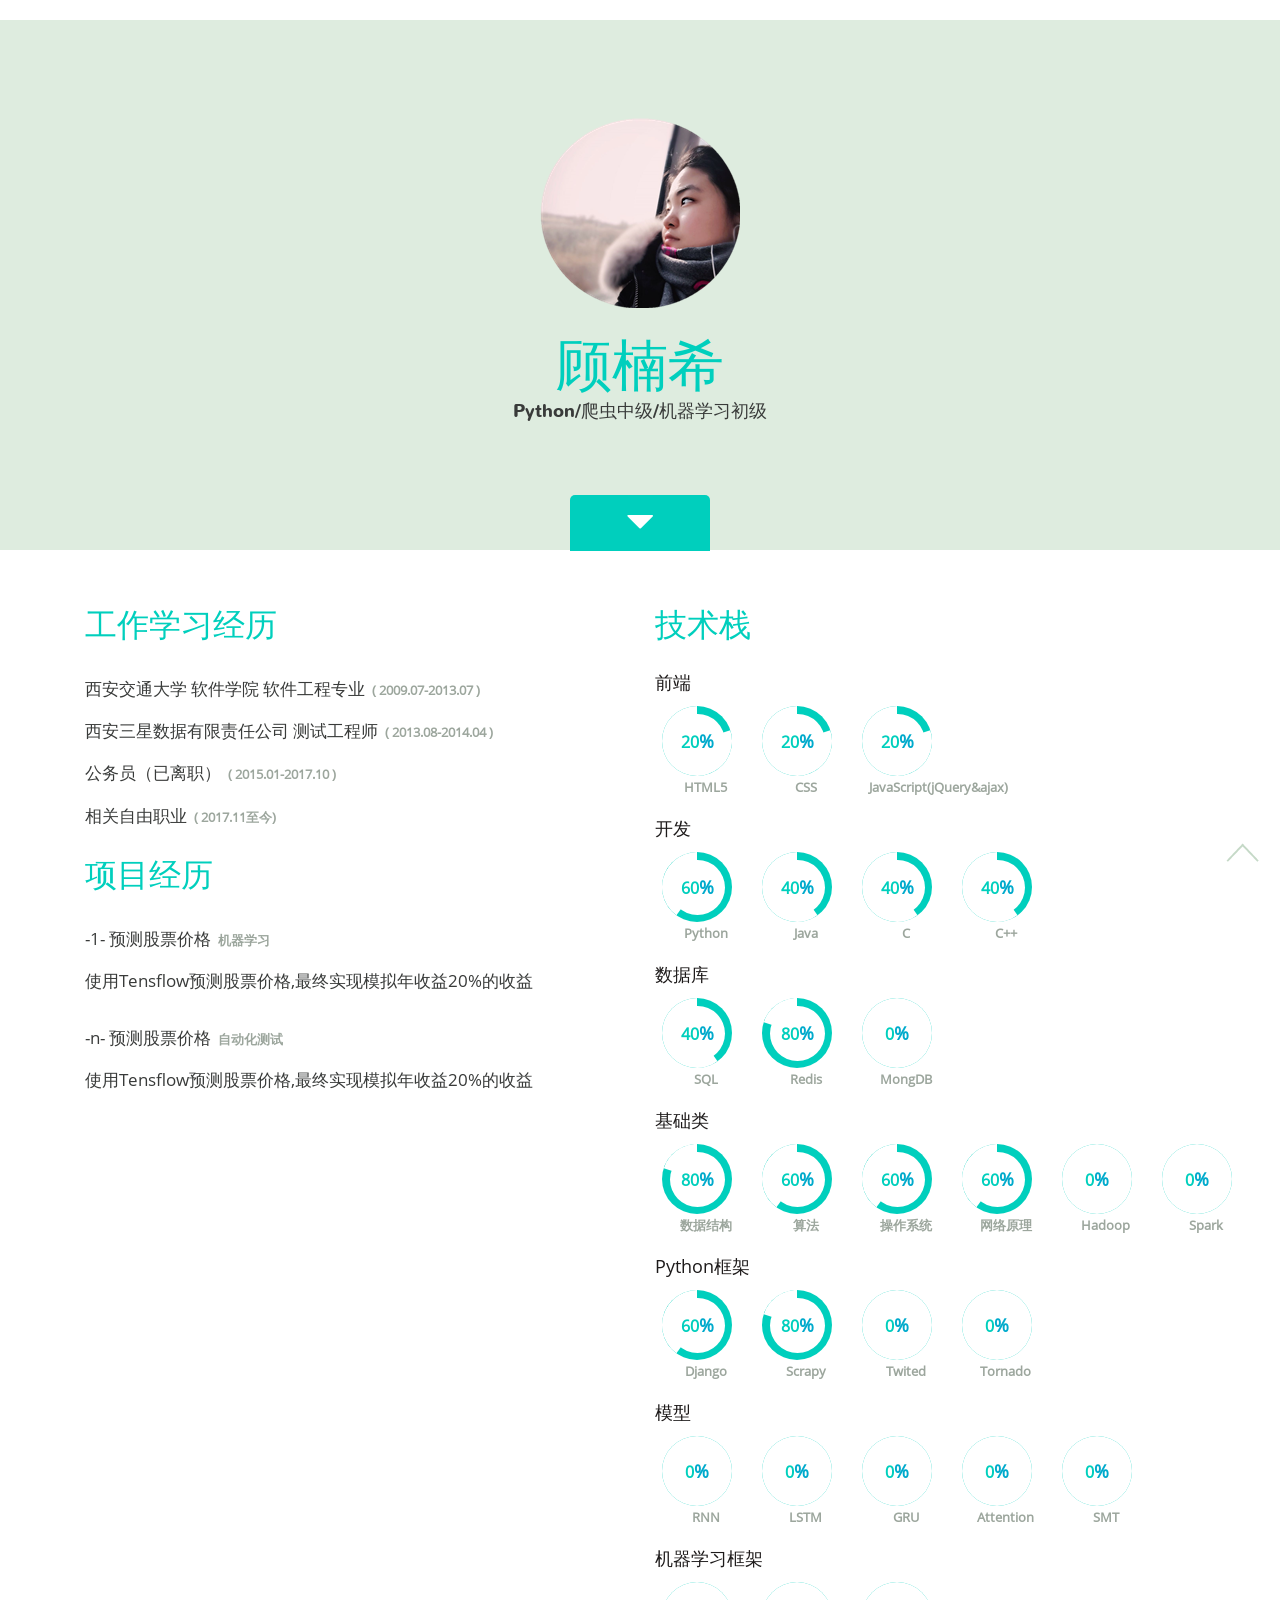
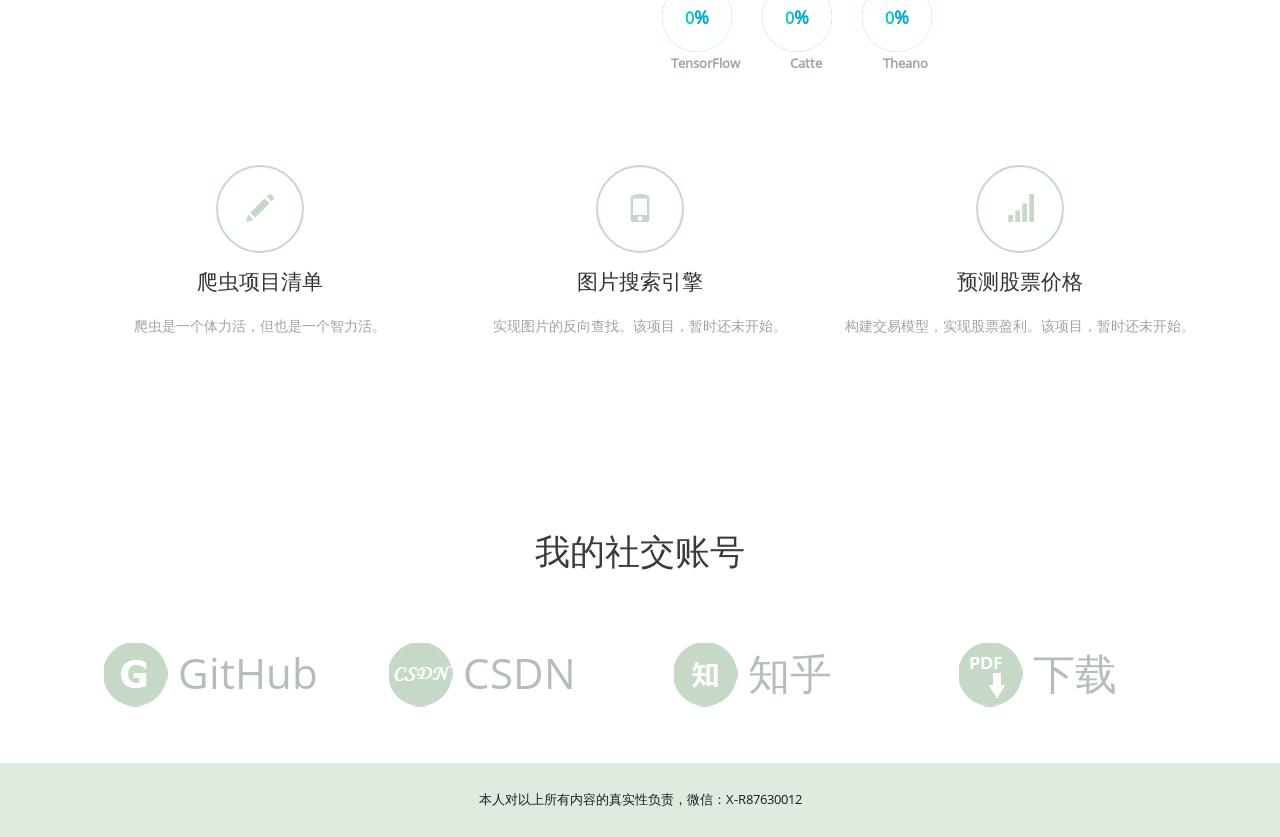
<file: index.html>
<!DOCTYPE HTML>
<html>
<head>
<title>Resume Of Nancy</title>
<link href="css/bootstrap.css" rel="stylesheet" type="text/css" media="all">
<link href="css/style.css" rel="stylesheet" type="text/css" media="all" />
<meta name="viewport" content="width=device-width, initial-scale=1">
<meta http-equiv="Content-Type" content="text/html; charset=utf-8" />
<meta name="keywords" content="My Skills Responsive web template, Bootstrap Web Templates, Flat Web Templates, Andriod Compatible web template, 
Smartphone Compatible web template, free webdesigns for Nokia, Samsung, LG, SonyErricsson, Motorola web design" />
<script type="application/x-javascript"> addEventListener("load", function() { setTimeout(hideURLbar, 0); }, false); function hideURLbar(){ window.scrollTo(0,1); } </script>
<script src="js/jquery-1.11.1.min.js"></script>
<!---- start-smoth-scrolling---->
<script type="text/javascript" src="js/move-top.js"></script>
<script type="text/javascript" src="js/easing.js"></script>
 <script type="text/javascript">
		jQuery(document).ready(function($) {
			$(".scroll").click(function(event){		
				event.preventDefault();
				$('html,body').animate({scrollTop:$(this.hash).offset().top},1200);
			});
		});
		$(function() {
		$('.progressbar').each(function(index, el) {
		var num = $(this).find('span').text();
		$(this).addClass('progressbar-' + num);
	});
});
		$(function() {
			$('.circle').each(function(index, el) {
				var num = $(this).find('span').text() * 3.6;
				if (num<=180) {
					$(this).find('.right').css('transform', "rotate(" + num + "deg)");
				} else {
					$(this).find('.right').css('transform', "rotate(180deg)");
					$(this).find('.left').css('transform', "rotate(" + (num - 180) + "deg)");
				};
			});

		});
		function Click(){
		window.location.href="resume/GuNanxi_PythonDeve.pdf";
}
	</script>
<!---End-smoth-scrolling---->
 <style type="text/css">　　
   
</style>　　
 
</head>
<body>
		<!--start-header-section-->
			<div class="header-section">
				<div class="continer">
					<img src="images/picPhoto.png">
						<h1><span>顾楠希</span></h1>
							<p>Python/爬虫中级/机器学习初级</p>
							<a href="#contact" class="scroll top"><span class="glyphicon glyphicon-triangle-bottom" aria-hidden="true"></span></a>
				</div>
			</div>
		<!--end header-section-->
			<!--start-study-section-->
			<div class="study-section">
				<div class="container">
					<div class="study-grids">
						<div class="col-md-6 study-grid">
						<h3><span>工作学习经历</span></h3>
						<div class="study1">
							<p>西安交通大学 软件学院 软件工程专业<label>( 2009.07-2013.07 )</label></p>
							<p>西安三星数据有限责任公司 测试工程师<label>( 2013.08-2014.04 )</label></p>
							<p>公务员（已离职）<label>( 2015.01-2017.10 )</label></p>
							<p>相关自由职业<label>( 2017.11至今)</label></p>
						</div>	
						<div class="study2">
						<h3><span>项目经历</span></h3>
						<div class="study1">
							<p>-1- 预测股票价格<label>机器学习</label></p>
							<p>使用Tensflow预测股票价格,最终实现模拟年收益20%的收益</p>
						</div>	
						<div class="study1">
							<p>-n- 预测股票价格<label>自动化测试</label></p>
							<p>使用Tensflow预测股票价格,最终实现模拟年收益20%的收益</p>
						</div>	
						</div>
						</div>
						
						
						<div class="col-md-6 study-grid">
						<h3><span>技术栈</span></h3>
						<div class="study2">
						<h4>前端</h4>
							<div class="circle" style="left:22px ">
								<div class="pie_left"><div class="left"></div></div>
								<div class="pie_right"><div class="right"></div></div>
								<div class="mask"><span>20</span>%</div>
								<div><p><label>HTML5</label></p></div>
							</div>
							<div class="circle" style="left:122px ">
								<div class="pie_left"><div class="left"></div></div>
								<div class="pie_right"><div class="right"></div></div>
								<div class="mask"><span>20</span>%</div>
								<div><p><label>CSS</label></p></div>
							</div>
							<div class="circle" style="left:222px ">
								<div class="pie_left"><div class="left"></div></div>
								<div class="pie_right"><div class="right"></div></div>
								<div class="mask"><span>20</span>%</div>
								<div><p><label>JavaScript(jQuery&ajax)</label></p></div>
							</div>
						</div>
							
						<div class="study3">	
						<h4>开发</h4>
							<div class="circle" style="left:22px " onclick="window.open('https://');">
								<div class="pie_left"><div class="left"></div></div>
								<div class="pie_right"><div class="right"></div></div>
								<div class="mask"><span>60</span>%</div>
								<div><p><label>Python</label></p></div>
							</div>
							<div class="circle" style="left:122px ">
								<div class="pie_left"><div class="left"></div></div>
								<div class="pie_right"><div class="right"></div></div>
								<div class="mask"><span>40</span>%</div>
								<div><p><label>Java</label></p></div>
							</div>
							<div class="circle" style="left:222px ">
								<div class="pie_left"><div class="left"></div></div>
								<div class="pie_right"><div class="right"></div></div>
								<div class="mask"><span>40</span>%</div>
								<div><p><label>C</label></p></div>
							</div>
							<div class="circle" style="left:322px ">
								<div class="pie_left"><div class="left"></div></div>
								<div class="pie_right"><div class="right"></div></div>
								<div class="mask"><span>40</span>%</div>
								<div><p><label>C++</label></p></div>
							</div>
						</div>
						
						<div class="study3">
						<h4>数据库 </h4>
							<div class="circle" style="left:22px ">
								<div class="pie_left"><div class="left"></div></div>
								<div class="pie_right"><div class="right"></div></div>
								<div class="mask"><span>40</span>%</div>
								<div><p><label>SQL</label></p></div>
							</div>
							<div class="circle" style="left:122px ">
								<div class="pie_left"><div class="left"></div></div>
								<div class="pie_right"><div class="right"></div></div>
								<div class="mask"><span>80</span>%</div>
								<div><p><label>Redis</label></p></div>
							</div>
							<div class="circle" style="left:222px ">
								<div class="pie_left"><div class="left"></div></div>
								<div class="pie_right"><div class="right"></div></div>
								<div class="mask"><span>0</span>%</div>
								<div><p><label>MongDB</label></p></div>
							</div>						  
						</div>
						
						<div class="study3">
						<h4>基础类</h4>
							<div class="circle" style="left:22px ">
								<div class="pie_left"><div class="left"></div></div>
								<div class="pie_right"><div class="right"></div></div>
								<div class="mask"><span>80</span>%</div>
								<div><p><label>数据结构</label></p></div>
							</div>
							<div class="circle" style="left:122px ">
								<div class="pie_left"><div class="left"></div></div>
								<div class="pie_right"><div class="right"></div></div>
								<div class="mask"><span>60</span>%</div>
								<div><p><label>算法</label></p></div>
							</div>
							<div class="circle" style="left:222px ">
								<div class="pie_left"><div class="left"></div></div>
								<div class="pie_right"><div class="right"></div></div>
								<div class="mask"><span>60</span>%</div>
								<div><p><label>操作系统</label></p></div>
							</div>
							<div class="circle" style="left:322px ">
								<div class="pie_left"><div class="left"></div></div>
								<div class="pie_right"><div class="right"></div></div>
								<div class="mask"><span>60</span>%</div>
								<div><p><label>网络原理</label></p></div>
							</div>		
							<div class="circle" style="left:422px ">
								<div class="pie_left"><div class="left"></div></div>
								<div class="pie_right"><div class="right"></div></div>
								<div class="mask"><span>0</span>%</div>
								<div><p><label>Hadoop</label></p></div>
							</div>
							<div class="circle" style="left:522px ">
								<div class="pie_left"><div class="left"></div></div>
								<div class="pie_right"><div class="right"></div></div>
								<div class="mask"><span>0</span>%</div>
								<div><p><label>Spark</label></p></div>
							</div>								
						</div>
						
						<div class="study3">
						<h4>Python框架 </h4>
							<div class="circle" style="left:22px ">
								<div class="pie_left"><div class="left"></div></div>
								<div class="pie_right"><div class="right"></div></div>
								<div class="mask"><span>60</span>%</div>
								<div><p><label>Django</label></p></div>
							</div>
							<div class="circle" style="left:122px ">
								<div class="pie_left"><div class="left"></div></div>
								<div class="pie_right"><div class="right"></div></div>
								<div class="mask"><span>80</span>%</div>
								<div><p><label>Scrapy</label></p></div>
							</div>
							<div class="circle" style="left:222px ">
								<div class="pie_left"><div class="left"></div></div>
								<div class="pie_right"><div class="right"></div></div>
								<div class="mask"><span>0</span>%</div>
								<div><p><label>Twited</label></p></div>
							</div>	
							<div class="circle" style="left:322px ">
								<div class="pie_left"><div class="left"></div></div>
								<div class="pie_right"><div class="right"></div></div>
								<div class="mask"><span>0</span>%</div>
								<div><p><label>Tornado</label></p></div>
							</div>	
						</div>
						
						<div class="study3">
						<h4>模型</h4>
							<div class="circle" style="left:22px ">
								<div class="pie_left"><div class="left"></div></div>
								<div class="pie_right"><div class="right"></div></div>
								<div class="mask"><span>0</span>%</div>
								<div><p><label>RNN</label></p></div>
							</div>
							<div class="circle" style="left:122px ">
								<div class="pie_left"><div class="left"></div></div>
								<div class="pie_right"><div class="right"></div></div>
								<div class="mask"><span>0</span>%</div>
								<div><p><label>LSTM</label></p></div>
							</div>
							<div class="circle" style="left:222px ">
								<div class="pie_left"><div class="left"></div></div>
								<div class="pie_right"><div class="right"></div></div>
								<div class="mask"><span>0</span>%</div>
								<div><p><label>GRU</label></p></div>
							</div>	
							<div class="circle" style="left:322px ">
								<div class="pie_left"><div class="left"></div></div>
								<div class="pie_right"><div class="right"></div></div>
								<div class="mask"><span>0</span>%</div>
								<div><p><label>Attention</label></p></div>
							</div>	
							<div class="circle" style="left:422px ">
								<div class="pie_left"><div class="left"></div></div>
								<div class="pie_right"><div class="right"></div></div>
								<div class="mask"><span>0</span>%</div>
								<div><p><label>SMT</label></p></div>
							</div>	
						</div>
						
						<div class="study3">
						<h4>机器学习框架</h4>
							<div class="circle" style="left:22px ">
								<div class="pie_left"><div class="left"></div></div>
								<div class="pie_right"><div class="right"></div></div>
								<div class="mask"><span>0</span>%</div>
								<div><p><label>TensorFlow</label></p></div>
							</div>
							<div class="circle" style="left:122px ">
								<div class="pie_left"><div class="left"></div></div>
								<div class="pie_right"><div class="right"></div></div>
								<div class="mask"><span>0</span>%</div>
								<div><p><label>Catte</label></p></div>
							</div>
							<div class="circle" style="left:222px ">
								<div class="pie_left"><div class="left"></div></div>
								<div class="pie_right"><div class="right"></div></div>
								<div class="mask"><span>0</span>%</div>
								<div><p><label>Theano</label></p></div>
							</div>	
						</div>
						</div>
					</div>
					<div class="clearfix"></div>
				</div>
			</div>
			<!--end study-section-->
            <!--start-services-section-->
			<div class="service-section" id="service">
				<div class="container">
						<div class="service-grids">
							<div class="col-md-4 service-grid" onclick="window.open('https://');">
								<span class="glyphicon glyphicon-pencil" aria-hidden="true"></span>
								<h4>爬虫项目清单</h4>
								<span> </span>
								<p>爬虫是一个体力活，但也是一个智力活。</p>
							</div>
							<div class="col-md-4 service-grid" onclick="window.open('https://');">
								<span class="glyphicon glyphicon-phone" aria-hidden="true"></span>
								<h4>图片搜索引擎</h4>
								<span> </span>
								<p>实现图片的反向查找。该项目，暂时还未开始。</p>
							</div>
							<div class="col-md-4 service-grid" onclick="window.open('https://');">
								<span class="glyphicon glyphicon-signal" aria-hidden="true"></span>
								<h4>预测股票价格</h4>
								<span> </span>
								<p>构建交易模型，实现股票盈利。该项目，暂时还未开始。</p>
							</div>
							<div class="clearfix"> </div>
						</div>
				</div>
			</div>
					<!--end services-section-->
					<!--start-social-section-->
			<div class="social-icons">
				<h3>我的社交账号</h3>
			<div class="container">
						<div class="col-md-3 face" >
					<p><i class="github" onclick="window.open('https://github.com/NancyGu');"> </i>GitHub</p>
							</div>
								<div class="col-md-3 face">
						<p><i class="csdn" onclick="window.open('http://blog.csdn.net/szdxl_1991/');"> </i>CSDN</p>
						</div>
							<div class="col-md-3 face">
						<p><i class="zhihu" onclick="window.open('https://zhuanlan.zhihu.com/Years4Nancy');"></i>知乎</p>
						</div>
						<div class="col-md-3 face">
						<p><i class="download" onclick="Click()" value="Download"> </i>下载</p>
						</div>
						<div class="clearfix"></div>
							</div>
							</div>
							<!--end-social-section-->
							<!--start-contact-section-->
						
	<!--end-contact-section-->
			
				
			<!--end-map-section-->
			<!--start-footer-section-->
			<div class="footer-section" id ="contact">
						<div class="container">
							<div class="footer-top">
						<p>本人对以上所有内容的真实性负责，微信：X-R87630012</p>
							</div>
					<script type="text/javascript">
						$(document).ready(function() {
							/*
							var defaults = {
					  			containerID: 'toTop', // fading element id
								containerHoverID: 'toTopHover', // fading element hover id
								scrollSpeed: 1200,
								easingType: 'linear' 
					 		};
							*/
							
							$().UItoTop({ easingType: 'easeOutQuart' });
							
						});
					</script>
				<a href="#" id="toTop" style="display: block;"> <span id="toTopHover" style="opacity: 1;"> </span></a>
				</div>
			</div>
	<!--end-footer-section-->


</body>
</html>
</file>
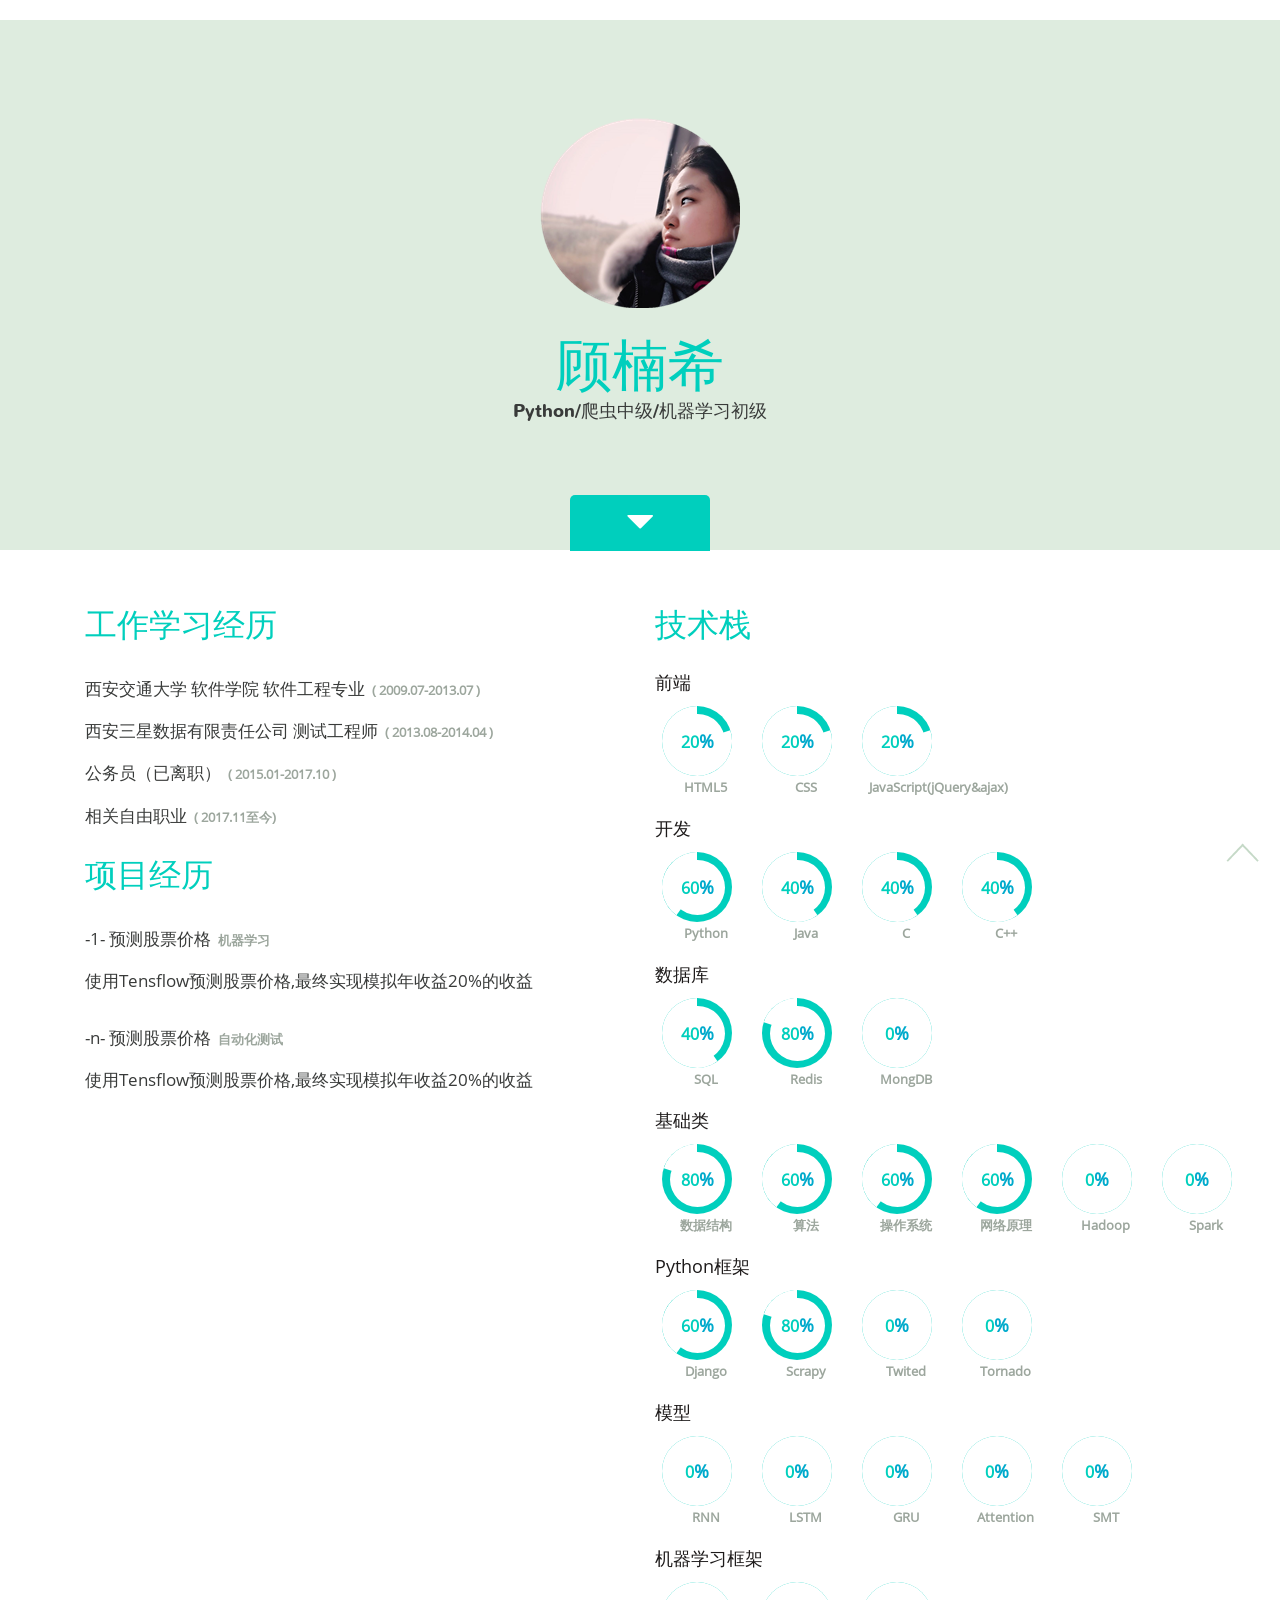
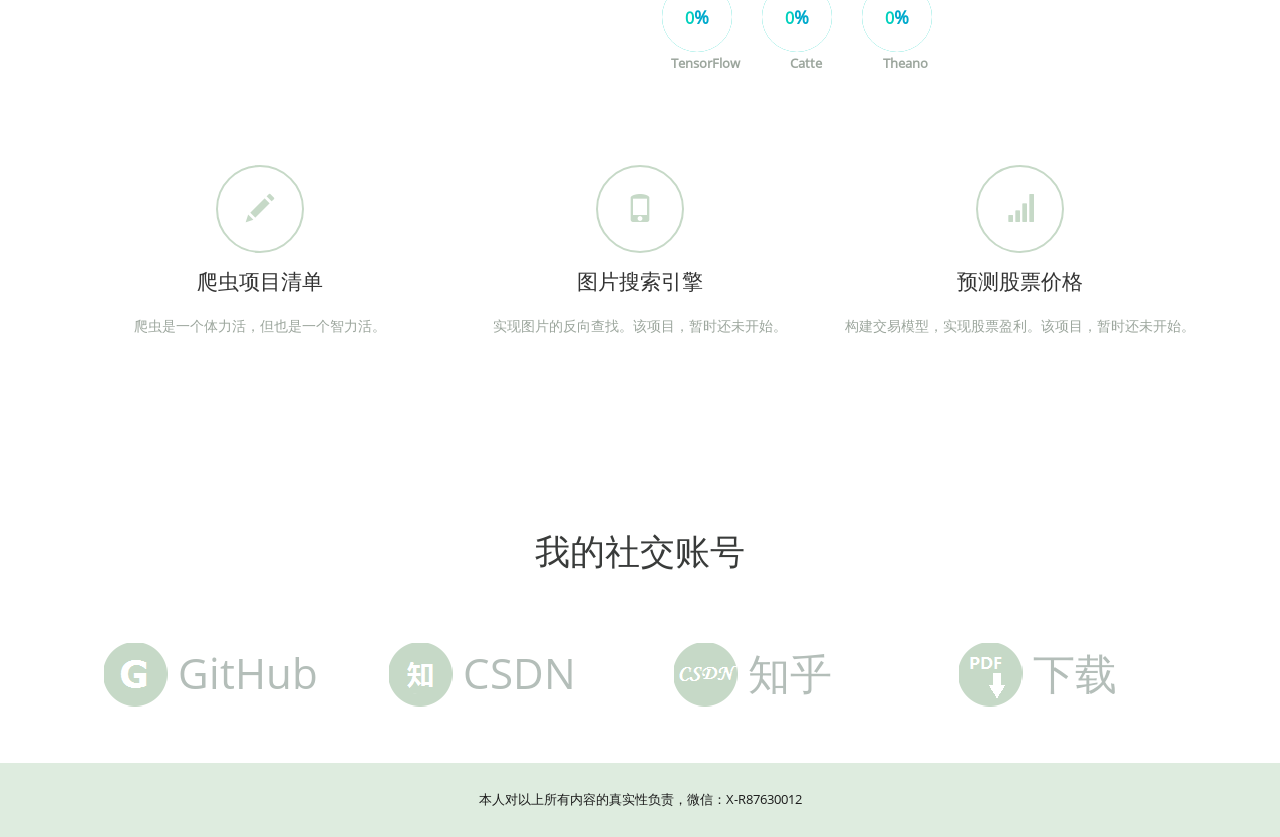
<file: templates/index.html>
<!DOCTYPE HTML>
<html>
<head>
<title>Resume Of Nancy</title>
<link href="css/bootstrap.css" rel="stylesheet" type="text/css" media="all">
<link href="css/style.css" rel="stylesheet" type="text/css" media="all" />
<meta name="viewport" content="width=device-width, initial-scale=1">
<meta http-equiv="Content-Type" content="text/html; charset=utf-8" />
<meta name="keywords" content="My Skills Responsive web template, Bootstrap Web Templates, Flat Web Templates, Andriod Compatible web template, 
Smartphone Compatible web template, free webdesigns for Nokia, Samsung, LG, SonyErricsson, Motorola web design" />
<script type="application/x-javascript"> addEventListener("load", function() { setTimeout(hideURLbar, 0); }, false); function hideURLbar(){ window.scrollTo(0,1); } </script>
<script src="js/jquery-1.11.1.min.js"></script>
<!---- start-smoth-scrolling---->
<script type="text/javascript" src="js/move-top.js"></script>
<script type="text/javascript" src="js/easing.js"></script>
 <script type="text/javascript">
		jQuery(document).ready(function($) {
			$(".scroll").click(function(event){		
				event.preventDefault();
				$('html,body').animate({scrollTop:$(this.hash).offset().top},1200);
			});
		});
		$(function() {
		$('.progressbar').each(function(index, el) {
		var num = $(this).find('span').text();
		$(this).addClass('progressbar-' + num);
	});
});
		$(function() {
			$('.circle').each(function(index, el) {
				var num = $(this).find('span').text() * 3.6;
				if (num<=180) {
					$(this).find('.right').css('transform', "rotate(" + num + "deg)");
				} else {
					$(this).find('.right').css('transform', "rotate(180deg)");
					$(this).find('.left').css('transform', "rotate(" + (num - 180) + "deg)");
				};
			});

		});
		function Click(){
		window.location.href="resume/GuNanxi_PythonDeve.pdf";
}
	</script>
<!---End-smoth-scrolling---->
 <style type="text/css">　　
   
</style>　　
 
</head>
<body>
		<!--start-header-section-->
			<div class="header-section">
				<div class="continer">
					<img src="images/picPhoto.png">
						<h1><span>顾楠希</span></h1>
							<p>Python/爬虫中级/机器学习初级</p>
							<a href="#contact" class="scroll top"><span class="glyphicon glyphicon-triangle-bottom" aria-hidden="true"></span></a>
				</div>
			</div>
		<!--end header-section-->
			<!--start-study-section-->
			<div class="study-section">
				<div class="container">
					<div class="study-grids">
						<div class="col-md-6 study-grid">
						<h3><span>工作学习经历</span></h3>
						<div class="study1">
							<p>西安交通大学 软件学院 软件工程专业<label>( 2009.07-2013.07 )</label></p>
							<p>西安三星数据有限责任公司 测试工程师<label>( 2013.08-2014.04 )</label></p>
							<p>公务员（已离职）<label>( 2015.01-2017.10 )</label></p>
							<p>相关自由职业<label>( 2017.11至今)</label></p>
						</div>	
						<div class="study2">
						<h3><span>项目经历</span></h3>
						<div class="study1">
							<p>-1- 预测股票价格<label>机器学习</label></p>
							<p>使用Tensflow预测股票价格,最终实现模拟年收益20%的收益</p>
						</div>	
						<div class="study1">
							<p>-n- 预测股票价格<label>自动化测试</label></p>
							<p>使用Tensflow预测股票价格,最终实现模拟年收益20%的收益</p>
						</div>	
						</div>
						</div>
						
						
						<div class="col-md-6 study-grid">
						<h3><span>技术栈</span></h3>
						<div class="study2">
						<h4>前端</h4>
							<div class="circle" style="left:22px ">
								<div class="pie_left"><div class="left"></div></div>
								<div class="pie_right"><div class="right"></div></div>
								<div class="mask"><span>20</span>%</div>
								<div><p><label>HTML5</label></p></div>
							</div>
							<div class="circle" style="left:122px ">
								<div class="pie_left"><div class="left"></div></div>
								<div class="pie_right"><div class="right"></div></div>
								<div class="mask"><span>20</span>%</div>
								<div><p><label>CSS</label></p></div>
							</div>
							<div class="circle" style="left:222px ">
								<div class="pie_left"><div class="left"></div></div>
								<div class="pie_right"><div class="right"></div></div>
								<div class="mask"><span>20</span>%</div>
								<div><p><label>JavaScript(jQuery&ajax)</label></p></div>
							</div>
						</div>
							
						<div class="study3">	
						<h4>开发</h4>
							<div class="circle" style="left:22px " onclick="window.open('https://');">
								<div class="pie_left"><div class="left"></div></div>
								<div class="pie_right"><div class="right"></div></div>
								<div class="mask"><span>60</span>%</div>
								<div><p><label>Python</label></p></div>
							</div>
							<div class="circle" style="left:122px ">
								<div class="pie_left"><div class="left"></div></div>
								<div class="pie_right"><div class="right"></div></div>
								<div class="mask"><span>40</span>%</div>
								<div><p><label>Java</label></p></div>
							</div>
							<div class="circle" style="left:222px ">
								<div class="pie_left"><div class="left"></div></div>
								<div class="pie_right"><div class="right"></div></div>
								<div class="mask"><span>40</span>%</div>
								<div><p><label>C</label></p></div>
							</div>
							<div class="circle" style="left:322px ">
								<div class="pie_left"><div class="left"></div></div>
								<div class="pie_right"><div class="right"></div></div>
								<div class="mask"><span>40</span>%</div>
								<div><p><label>C++</label></p></div>
							</div>
						</div>
						
						<div class="study3">
						<h4>数据库 </h4>
							<div class="circle" style="left:22px ">
								<div class="pie_left"><div class="left"></div></div>
								<div class="pie_right"><div class="right"></div></div>
								<div class="mask"><span>40</span>%</div>
								<div><p><label>SQL</label></p></div>
							</div>
							<div class="circle" style="left:122px ">
								<div class="pie_left"><div class="left"></div></div>
								<div class="pie_right"><div class="right"></div></div>
								<div class="mask"><span>80</span>%</div>
								<div><p><label>Redis</label></p></div>
							</div>
							<div class="circle" style="left:222px ">
								<div class="pie_left"><div class="left"></div></div>
								<div class="pie_right"><div class="right"></div></div>
								<div class="mask"><span>0</span>%</div>
								<div><p><label>MongDB</label></p></div>
							</div>						  
						</div>
						
						<div class="study3">
						<h4>基础类</h4>
							<div class="circle" style="left:22px ">
								<div class="pie_left"><div class="left"></div></div>
								<div class="pie_right"><div class="right"></div></div>
								<div class="mask"><span>80</span>%</div>
								<div><p><label>数据结构</label></p></div>
							</div>
							<div class="circle" style="left:122px ">
								<div class="pie_left"><div class="left"></div></div>
								<div class="pie_right"><div class="right"></div></div>
								<div class="mask"><span>60</span>%</div>
								<div><p><label>算法</label></p></div>
							</div>
							<div class="circle" style="left:222px ">
								<div class="pie_left"><div class="left"></div></div>
								<div class="pie_right"><div class="right"></div></div>
								<div class="mask"><span>60</span>%</div>
								<div><p><label>操作系统</label></p></div>
							</div>
							<div class="circle" style="left:322px ">
								<div class="pie_left"><div class="left"></div></div>
								<div class="pie_right"><div class="right"></div></div>
								<div class="mask"><span>60</span>%</div>
								<div><p><label>网络原理</label></p></div>
							</div>		
							<div class="circle" style="left:422px ">
								<div class="pie_left"><div class="left"></div></div>
								<div class="pie_right"><div class="right"></div></div>
								<div class="mask"><span>0</span>%</div>
								<div><p><label>Hadoop</label></p></div>
							</div>
							<div class="circle" style="left:522px ">
								<div class="pie_left"><div class="left"></div></div>
								<div class="pie_right"><div class="right"></div></div>
								<div class="mask"><span>0</span>%</div>
								<div><p><label>Spark</label></p></div>
							</div>								
						</div>
						
						<div class="study3">
						<h4>Python框架 </h4>
							<div class="circle" style="left:22px ">
								<div class="pie_left"><div class="left"></div></div>
								<div class="pie_right"><div class="right"></div></div>
								<div class="mask"><span>60</span>%</div>
								<div><p><label>Django</label></p></div>
							</div>
							<div class="circle" style="left:122px ">
								<div class="pie_left"><div class="left"></div></div>
								<div class="pie_right"><div class="right"></div></div>
								<div class="mask"><span>80</span>%</div>
								<div><p><label>Scrapy</label></p></div>
							</div>
							<div class="circle" style="left:222px ">
								<div class="pie_left"><div class="left"></div></div>
								<div class="pie_right"><div class="right"></div></div>
								<div class="mask"><span>0</span>%</div>
								<div><p><label>Twited</label></p></div>
							</div>	
							<div class="circle" style="left:322px ">
								<div class="pie_left"><div class="left"></div></div>
								<div class="pie_right"><div class="right"></div></div>
								<div class="mask"><span>0</span>%</div>
								<div><p><label>Tornado</label></p></div>
							</div>	
						</div>
						
						<div class="study3">
						<h4>模型</h4>
							<div class="circle" style="left:22px ">
								<div class="pie_left"><div class="left"></div></div>
								<div class="pie_right"><div class="right"></div></div>
								<div class="mask"><span>0</span>%</div>
								<div><p><label>RNN</label></p></div>
							</div>
							<div class="circle" style="left:122px ">
								<div class="pie_left"><div class="left"></div></div>
								<div class="pie_right"><div class="right"></div></div>
								<div class="mask"><span>0</span>%</div>
								<div><p><label>LSTM</label></p></div>
							</div>
							<div class="circle" style="left:222px ">
								<div class="pie_left"><div class="left"></div></div>
								<div class="pie_right"><div class="right"></div></div>
								<div class="mask"><span>0</span>%</div>
								<div><p><label>GRU</label></p></div>
							</div>	
							<div class="circle" style="left:322px ">
								<div class="pie_left"><div class="left"></div></div>
								<div class="pie_right"><div class="right"></div></div>
								<div class="mask"><span>0</span>%</div>
								<div><p><label>Attention</label></p></div>
							</div>	
							<div class="circle" style="left:422px ">
								<div class="pie_left"><div class="left"></div></div>
								<div class="pie_right"><div class="right"></div></div>
								<div class="mask"><span>0</span>%</div>
								<div><p><label>SMT</label></p></div>
							</div>	
						</div>
						
						<div class="study3">
						<h4>机器学习框架</h4>
							<div class="circle" style="left:22px ">
								<div class="pie_left"><div class="left"></div></div>
								<div class="pie_right"><div class="right"></div></div>
								<div class="mask"><span>0</span>%</div>
								<div><p><label>TensorFlow</label></p></div>
							</div>
							<div class="circle" style="left:122px ">
								<div class="pie_left"><div class="left"></div></div>
								<div class="pie_right"><div class="right"></div></div>
								<div class="mask"><span>0</span>%</div>
								<div><p><label>Catte</label></p></div>
							</div>
							<div class="circle" style="left:222px ">
								<div class="pie_left"><div class="left"></div></div>
								<div class="pie_right"><div class="right"></div></div>
								<div class="mask"><span>0</span>%</div>
								<div><p><label>Theano</label></p></div>
							</div>	
						</div>
						</div>
					</div>
					<div class="clearfix"></div>
				</div>
			</div>
			<!--end study-section-->
            <!--start-services-section-->
			<div class="service-section" id="service">
				<div class="container">
						<div class="service-grids">
							<div class="col-md-4 service-grid" onclick="window.open('https://');">
								<span class="glyphicon glyphicon-pencil" aria-hidden="true"></span>
								<h4>爬虫项目清单</h4>
								<span> </span>
								<p>爬虫是一个体力活，但也是一个智力活。</p>
							</div>
							<div class="col-md-4 service-grid" onclick="window.open('https://');">
								<span class="glyphicon glyphicon-phone" aria-hidden="true"></span>
								<h4>图片搜索引擎</h4>
								<span> </span>
								<p>实现图片的反向查找。该项目，暂时还未开始。</p>
							</div>
							<div class="col-md-4 service-grid" onclick="window.open('https://');">
								<span class="glyphicon glyphicon-signal" aria-hidden="true"></span>
								<h4>预测股票价格</h4>
								<span> </span>
								<p>构建交易模型，实现股票盈利。该项目，暂时还未开始。</p>
							</div>
							<div class="clearfix"> </div>
						</div>
				</div>
			</div>
					<!--end services-section-->
					<!--start-social-section-->
			<div class="social-icons">
				<h3>我的社交账号</h3>
			<div class="container">
						<div class="col-md-3 face" >
					<p><i class="github" onclick="window.open('https://github.com/NancyGu');"> </i>GitHub</p>
							</div>
								<div class="col-md-3 face">
						<p><i class="csdn" onclick="window.open('http://blog.csdn.net/szdxl_1991/');"> </i>CSDN</p>
						</div>
							<div class="col-md-3 face">
						<p><i class="zhihu" onclick="window.open('https://zhuanlan.zhihu.com/Years4Nancy');"></i>知乎</p>
						</div>
						<div class="col-md-3 face">
						<p><i class="download" onclick="Click()" value="Download"> </i>下载</p>
						</div>
						<div class="clearfix"></div>
							</div>
							</div>
							<!--end-social-section-->
							<!--start-contact-section-->
						
	<!--end-contact-section-->
			
				
			<!--end-map-section-->
			<!--start-footer-section-->
			<div class="footer-section">
						<div class="container">
							<div class="footer-top">
						<p>本人对以上所有内容的真实性负责，微信：X-R87630012</p>
							</div>
					<script type="text/javascript">
						$(document).ready(function() {
							/*
							var defaults = {
					  			containerID: 'toTop', // fading element id
								containerHoverID: 'toTopHover', // fading element hover id
								scrollSpeed: 1200,
								easingType: 'linear' 
					 		};
							*/
							
							$().UItoTop({ easingType: 'easeOutQuart' });
							
						});
					</script>
				<a href="#" id="toTop" style="display: block;"> <span id="toTopHover" style="opacity: 1;"> </span></a>
				</div>
			</div>
	<!--end-footer-section-->


</body>
</html>
</file>
<file: css/style.css>
﻿
@font-face {
    font-family: 'Nunito-Bold';
    src:url(../fonts/Nunito-Bold.ttf) format('truetype');
}
@font-face {
    font-family: 'OpenSans-Regular';
    src:url(../fonts/OpenSans-Regular.ttf) format('truetype');
}
body a{
    transition:0.5s all;
	-webkit-transition:0.5s all;
	-moz-transition:0.5s all;
	-o-transition:0.5s all;
	-ms-transition:0.5s all;
}
input[type="button"]{
	transition:0.5s all;
	-webkit-transition:0.5s all;
	-moz-transition:0.5s all;
	-o-transition:0.5s all;
	-ms-transition:0.5s all;
}

h1,h2,h3,h4,h5,h6{
	padding:0 0;
	margin:0 0;
}
p{
	padding:0 0;
	margin:0 0;
}
ul{
	padding:0 0;
	margin:0 0;	
}
body{
	padding:0 0;
	margin:0 0; 
	font-family: 'OpenSans-Regular';

}
.circle {
			margin-top: 1em;
			width: 70px;
			height: 70px;
			position: absolute;
			border-radius: 50%;
			background: #00cfbd;
		}
		.pie_left, .pie_right {
			width:70px;
			height:70px;
			position: absolute;
			top: 0;left: 0;
		}
		.left, .right {
			width:70px;
			height:70px;
			background:#FFF;
			border-radius: 50%;
			position: absolute;
			top: 0;
			left: 0;
		}
		.pie_right, .right {
			clip:rect(0,auto,auto,35px);
		}
		.pie_left, .left {
			clip:rect(0,35px,auto,0);
		}
		.mask {
			width: 55px;
			height: 55px;
			border-radius: 50%;
			left: 7.5px;
			top: 7.5px;
			background: #FFF;
			position: absolute;
			text-align: center;
			line-height: 55px;
			font-size: 18px;
			font-weight: bold;
			color: #00aacc;
		}
		.circle p {
			margin-top: 2em;
			width: 80px;
			height: 55px;
			border-radius: 50%;
			position: absolute;
			text-align: center;
			line-height: 55px;
			font-size: 18px;
			font-weight: bold;
			color: #00aacc;
		}
.header-section {
  background: #deecdf;
  text-align: center;
    min-height: 500px;
}
.header-section img {
  margin-top: 7em;
}
.header-section h1 {
  font-family: 'Nunito-Bold';
  font-size: 4em;
  text-transform: capitalize;
  color: #393b3a;
  padding: 0.5em 0 0 0;
}
.header-section span {
  color: #00cfbd;
  font-size: 1em;
}
.header-section p {
  font-family: 'Nunito-Bold';
  font-size: 1.3em;
  color: #393b3a;
}
span.glyphicon.glyphicon-triangle-bottom {
  font-size: 2em;
  color: #fff;
  background-color: rgb(0, 207, 189);
  padding: 0.5em 2em;
  border-radius: 5px 5px 0 0;
  margin-top: 2.5em;
  }
.study-section {
  padding: 4em 0;
}
.study-grid h3 {
  font-family: 'Nunito-Bold';
  font-size: 2.5em;
  text-transform: capitalize;
  color: #393b3a;
  
}
.study-grid span {
  color: #00cfbd;
  font-size: 0.9em;
}
.study-grid p {
  font-size: 1.2em;
  color: #393b3a;
  padding: 1.1em 0 0 0;
  }
.study-grid label {
  font-size: 0.8em;
  color: #9CA69D;
  margin: 0 0 0 7px;
}
.progress {
	margin: 10px 0;
	 box-shadow: none;
}
.progress-bar-success {
  background-color: #DEECDF;
   box-shadow: none;
}
.progress-bar-info {
  background-color: #ACB5B8;
    box-shadow: none;
}
.progress-bar-warning {
  background-color: #78B3AE;
   box-shadow: none;
}
.progress-bar-danger {
  background-color: #8C9D82;
  box-shadow: none;
  }
.study-grid h4 {
  font-size: 1.3em;
  text-transform: capitalize;
  color: rgb(29, 26, 26);
  }
  .copyrights{
	text-indent:-9999px;
	height:0;
	line-height:0;
	font-size:0;
	overflow:hidden;
}
.study1 {
  padding: 1em 0 0;
}
.study2 {
  padding: 2em 0 0;
}
.study3 {
  padding: 9em 0 0;
}
.service-section {
  text-align: center;
  padding: 10em 0;
}
.service-grid h4 {
  font-size: 1.5em;
  margin: 0.9em 0;
    font-family: 'Nunito-Bold';
}
.service-grid p {
  font-size: 1em;
  font-weight: 400;
  color: #9CA69D;
    line-height: 1.8em;
}
span.glyphicon.glyphicon-pencil {
  font-size: 2em;
  color: #C6D9C7;
  border-radius: 50px;
  border: 2px solid;
  padding: 1em;
}
span.glyphicon.glyphicon-phone{
font-size: 2em;
  color: #C6D9C7;
  border-radius: 50px;
  border: 2px solid;
  padding: 1em;
}
span.glyphicon.glyphicon-signal{
font-size: 2em;
  color: #C6D9C7;
  border-radius: 50px;
  border: 2px solid;
  padding: 1em;
}

.social-icons {
	background:#fff;
	padding: 4em 0;

}
.social-icons h3 {
  font-family: 'Nunito-Bold';
  font-size: 2.5em;
  text-transform: capitalize;
  color: #393b3a;
  text-align: center;
  margin-bottom:2em;
}
.face p {
  font-size: 3em;
  color: #B4BEB9;
  font-weight: 500;
  margin: 0 9px;
 
}
.face h4 {
  font-size: 0.9em;
  color: #393b3a;
  font-weight: 500;
  text-transform: capitalize;
  margin-top: 1.2em;
  cursor: pointer;
  text-align: center;
}
i.github {
  width: 64px;
  height: 64px;
  background: url(../images/img-sprite.png)no-repeat 0px -64px;
  float: left;
  vertical-align: middle;
    margin: 0 10px;
}
i.zhihu {
  width: 64px;
  height: 64px;
  background: url(../images/img-sprite.png)no-repeat -128px -64px;
  float: left;
  vertical-align: middle;
    margin: 0 10px;
}
i.csdn {
  width: 64px;
  height: 64px;
  background: url(../images/img-sprite.png)no-repeat -64px -64px;
  float: left;
  vertical-align: middle;
    margin: 0 10px;
}
i.download {
  width: 64px;
  height: 64px;
  background: url(../images/img-sprite.png)no-repeat -192px -64px;
  float: left;
  vertical-align: middle;
    margin: 0 10px;
}
i.facebook {
  width: 64px;
  height: 64px;
  background: url(../images/img-sprite.png)no-repeat 0px 0px;
  float: left;
  vertical-align: middle;
    margin: 0 10px;
}
i.twitter{
   width: 64px;
  height: 64px;
  background: url(../images/img-sprite.png)no-repeat -64px 0px;
  float: left;
  vertical-align: middle;
    margin: 0 10px;
}
i.google {
   width: 64px;
  height: 64px;
  background: url(../images/img-sprite.png)no-repeat -128px 0px;
  float: left;
  vertical-align: middle;
    margin: 0 10px;
}
i.beh {
  width: 64px;
  height: 64px;
  background: url(../images/img-sprite.png)no-repeat -192px 0px;
  float: left;
  vertical-align: middle;
    margin: 0 10px;
}
.contact-section {
  padding: 4em 0;
  background: #deecdf;
 
 }
.contact-section h3 {
    font-family: 'Nunito-Bold';
  font-size: 2.5em;
  text-transform: capitalize;
  color: #393b3a;
  text-align: center;
  margin-bottom: 2em;

}
.contact-details form input[type="text"],.contact-details form textarea {
	width: 100%;
	padding: 1.5em 1em;
	border: 1px solid #7ca17f;
	font-size: 1.1em;
	margin-bottom: 1.2em;
	color: #Aac8ac;
	outline: none;
	background:transparent;
	font-weight: 600;
}
.contact-details form textarea {
	height: 244px;
	resize: none;
	width: 100%;
}
.contact-right{
	text-align:right;
}
.contact-details input[type="submit"] {
	background: #393b3a;
	padding: 1em 2em;
	border: none;
	font-size: 1em;
	margin: 0.5em 0 0 0;
	color: #fff;
	outline: none;
	font-weight: 600;
	border-radius:5px;
	transition: 0.5s all;
	-webkit-transition: 0.5s all;
	-moz-transition: 0.5s all;
	-o-transition: 0.5s all;
	-ms-transition: 0.5s all;
}
.contact-details input[type="submit"]:hover {
  color: #fff;
  background: rgb(0, 207, 189);
}
.google-map iframe {
  width: 100%;
  height: 500px;
  border: 0;
}
.footer-section{
	padding:2em 0;
	text-align:center;
	background:#deecdf;
}
.footer-bottom {
	margin-top: 1em;
}
.footer-top p {
	font-size: 0.9em;
	color: #1B1B1B;
	font-weight: 400;
}
.footer-top  a {
	font-size: 1em;
	color:#1B1B1B;
	font-weight: 400;
	text-transform: capitalize;
}
.footer-top a:hover {
	color: #1B1B1B;
}
.footer-top a {
	margin: 0 6px 0 6px;
}
#toTop {
	display: none;
	text-decoration: none;
	position: fixed;
	bottom: 10px;
	right: 10px;
	overflow: hidden;
	width: 48px;
	height: 48px;
	border: none;
	text-indent: 100%;
	background: url("../images/to-top2.png") no-repeat 0px 0px;
}
/*-- responsive-design --*/
@media only screen and (max-width:1024px) {
.header-section h1 {
   font-size: 3em;
 }
.header-section p {
	font-size: 1.2em;
}
.study-grid h3 {
   font-size: 2em;
 }
.study-grid p {
  font-size: 1.1em;
}
.study-grid h4 {
  font-size: 1.3em;
 }
 .service-grid h4 {
  font-size: 1.3em;
 }
 .service-grid p {
  font-size: 0.965em;
 }
 .social-icons h3 {
  font-size: 2em;
 }
 .face p {
  font-size: 2.5em;
 }
 .face h4 {
    margin-top: 2em;
}
.contact-section h3 {
    font-size: 2em;
}
.contact-details form input[type="text"], .contact-details form textarea {
    font-size: 1em;
}
.contact-details form textarea {
  height: 225px;
 }
.contact-details input[type="submit"] {
	padding: 1em 1.5em;
}
.google-map iframe {
  height: 400px;
}
}
@media only screen and (max-width: 768px){
.header-section {
   min-height: 472px;
}
.header-section h1 {
  font-size: 2.5em;
}
.header-section p {
  font-size: 1.1em;
}
span.glyphicon.glyphicon-triangle-bottom {
  font-size: 1.5em;
}
.study-section {
  padding: 3em 0;
}
.study-grid {
  float: left;
  width: 50%;
}
.study-grid h3 {
  font-size: 1.6em;
}
.study-grid p {
  font-size: 1em;
  padding: 1.2em 0 0 0;
}
.study-grid h4 {
  font-size: 1.1em;
}
.service-section {
  text-align: center;
  padding: 3em 0;
}
.service-grid {
  float: left;
  width: 33.3%;
  }
.service-grid h4 {
  font-size: 1.1em;
}
.service-grid p {
  font-size: 0.95em;
}
.social-icons {
   padding: 3em 0;
  }
.social-icons h3 {
  font-size: 1.6em;
    margin-bottom: 1.5em;
}
.face {
  float: left;
  width: 25%;
}
.face p {
  font-size: 2em;
  margin: 0 1px;
}
.face h4 {
  margin-top: 2.5em;
}
i.facebook {
  width: 52px;
  height: 52px;
  background: url(../images/img-sprite.png)no-repeat 0px 0px;
  margin: 0 8px;
  background-size: 410px;
}
i.twitter {
  width: 52px;
  height: 52px;
  background: url(../images/img-sprite.png)no-repeat -52px 0px;
  margin: 0 8px;
  background-size: 408px;
}
i.google {
  width: 52px;
  height: 52px;
  background: url(../images/img-sprite.png)no-repeat -105px 0px;
  margin: 0 8px;
  background-size: 410px;
}
i.beh {
  width: 52px;
  height: 52px;
  background: url(../images/img-sprite.png)no-repeat -158px 0px;
  margin: 0 8px;
  background-size: 410px;
}
.contact-section {
  padding: 3em 0;
}
.contact-section h3 {
  font-size: 1.6em;
  margin-bottom: 1.5em;
}
.contact-left {
  float: left;
  width: 50%;
}
.contact-right {
  float: left;
  width: 50%;
}
.contact-details form input[type="text"], .contact-details form textarea {
    padding: 1em 1em;
}
.contact-details form textarea {
  height: 185px;
}
.contact-details input[type="submit"] {
  padding: 1em 1em;
  font-size: 0.96em;
}
}
@media only screen and (max-width: 640px){
.header-section img {
  margin-top: 5em;
}
.header-section {
  min-height: 430px;
}
.header-section h1 {
  font-size: 2em;
}
.header-section p {
  font-size: 1.05em;
}
.study-grid h3 {
  font-size: 1.5em;
}
.study-grid {
  float: none;
  width: 100%;
  margin-top: 2em;
}
.study1 {
  padding: 0em 0 0;
}
.study2 {
  padding: 1em 0 0;
}
.study-grid p {
  font-size: 0.965em;
  padding: 1.2em 0 0 0;
}
.study-section {
  padding: 1em 0;
}
.study-grid h4 {
  font-size: 1em;
}
.service-grid h4 {
  font-size: 1em;
}
.social-icons h3 {
  font-size: 1.5em;
}
i.facebook {
  width: 44px;
  height: 44px;
  background: url(../images/img-sprite.png)no-repeat 0px 0px;
  background-size: 346px;
    margin: 0 10px;
}
i.twitter {
  width: 44px;
  height: 44px;
  background: url(../images/img-sprite.png)no-repeat -44px 0px;
  background-size: 345px;
    margin: 0 10px;
}
i.google {
  width: 44px;
  height: 44px;
  background: url(../images/img-sprite.png)no-repeat -88px 0px;
  background-size: 345px;
    margin: 0 10px;
}
i.beh {
 width: 45px;
  height: 44px;
  background: url(../images/img-sprite.png)no-repeat -132px 0px;
  background-size: 345px;
    margin: 0 10px;
}
.face p {
  font-size: 1.5em;
  margin: 0 1px;
}
.contact-section h3 {
  font-size: 1.5em;
 }
.contact-details input[type="submit"] {
    font-size: 0.9em;
}
 .google-map iframe {
  height: 350px;
}
}
@media only screen and (max-width: 480px){
.header-section img {
  margin-top: 5em;
  width: 30%;
}
.header-section {
  min-height: 345px;
}
.header-section h1 {
  font-size: 1.5em;
}
span.glyphicon.glyphicon-triangle-bottom {
  font-size: 1.3em;
}
.header-section p {
  font-size: 1em;
}
.study-grid h3 {
  font-size: 1.3em;
}
.study-grid {
  margin-top: 1em;
  padding:0;
}
.study-grid p {
  font-size: 0.92em;
}
.study-grid h4 {
  font-size: 0.95em;
}.service-section {
  padding: 0em 0;
}
.service-grid {
  float: none;
  width: 100%;
  padding: 0;
  margin-top: 2em;
}
.service-grid h4 {
  font-size: 0.95em;
}
.social-icons h3 {
  font-size: 1.3em;
   margin-bottom: 1em;
}
.face p {
  font-size: 1.3em;
  text-align: center;
}
 .face h4 {
  margin-top: 1em;
  line-height: 1.5em;
}
.social-icons {
  padding: 2em 0;
}
.contact-section {
  padding: 2em 0;
}
.contact-section h3 {
  font-size: 1.3em;
  margin-bottom: 1em;
}
.contact-details form textarea {
  height: 160px;
}
.contact-left {
  float: none;
  width: 100%;
  padding:0;
}
.contact-right {
  float: none;
  width: 100%;
  padding:0;
}
.contact-details form input[type="text"], .contact-details form textarea {
  padding: 0.5em 0.5em;
  font-size: 0.95em;
}
.contact-details input[type="submit"] {
  font-size: 0.85em;
  padding: 0.8em 1em;
}
.google-map iframe {
  height: 300px;
}
}
@media only screen and (max-width: 320px){
.header-section img {
  margin-top: 4em;
  width: 40%;
}
.header-section h1 {
  font-size: 1.8em;
}
span.glyphicon.glyphicon-triangle-bottom {
  font-size: 1em;
}
.header-section {
  min-height: 300px;
}
.study-grid h3 {
  font-size: 1.5em;
}
.study-section {
  padding: 0em 0;
}
.study-grid p {
  font-size: 0.9em;
}
.study-grid {
  margin-top: 1.5em;
 }
 .study-grid h4 {
  font-size: 1.15em;
}
.service-grid h4 {
  font-size: 1.15em;
}
.social-icons h3 {
  font-size: 1.5em;
 
}
.face {
  float: left;
  width: 25%;
  padding: 0;
}
.contact-section h3 {
  font-size: 1.5em;
}
.google-map iframe {
  height: 250px;
}
.contact-section {
  padding: 1em 0;
}
.contact-details input[type="submit"] {
  font-size: 0.8em;
}
</file>
<file: templates/css/style.css>
﻿
@font-face {
    font-family: 'Nunito-Bold';
    src:url(../fonts/Nunito-Bold.ttf) format('truetype');
}
@font-face {
    font-family: 'OpenSans-Regular';
    src:url(../fonts/OpenSans-Regular.ttf) format('truetype');
}
body a{
    transition:0.5s all;
	-webkit-transition:0.5s all;
	-moz-transition:0.5s all;
	-o-transition:0.5s all;
	-ms-transition:0.5s all;
}
input[type="button"]{
	transition:0.5s all;
	-webkit-transition:0.5s all;
	-moz-transition:0.5s all;
	-o-transition:0.5s all;
	-ms-transition:0.5s all;
}

h1,h2,h3,h4,h5,h6{
	padding:0 0;
	margin:0 0;
}
p{
	padding:0 0;
	margin:0 0;
}
ul{
	padding:0 0;
	margin:0 0;	
}
body{
	padding:0 0;
	margin:0 0; 
	font-family: 'OpenSans-Regular';

}
.circle {
			margin-top: 1em;
			width: 70px;
			height: 70px;
			position: absolute;
			border-radius: 50%;
			background: #00cfbd;
		}
		.pie_left, .pie_right {
			width:70px;
			height:70px;
			position: absolute;
			top: 0;left: 0;
		}
		.left, .right {
			width:70px;
			height:70px;
			background:#FFF;
			border-radius: 50%;
			position: absolute;
			top: 0;
			left: 0;
		}
		.pie_right, .right {
			clip:rect(0,auto,auto,35px);
		}
		.pie_left, .left {
			clip:rect(0,35px,auto,0);
		}
		.mask {
			width: 55px;
			height: 55px;
			border-radius: 50%;
			left: 7.5px;
			top: 7.5px;
			background: #FFF;
			position: absolute;
			text-align: center;
			line-height: 55px;
			font-size: 18px;
			font-weight: bold;
			color: #00aacc;
		}
		.circle p {
			margin-top: 2em;
			width: 80px;
			height: 55px;
			border-radius: 50%;
			position: absolute;
			text-align: center;
			line-height: 55px;
			font-size: 18px;
			font-weight: bold;
			color: #00aacc;
		}
.header-section {
  background: #deecdf;
  text-align: center;
    min-height: 500px;
}
.header-section img {
  margin-top: 7em;
}
.header-section h1 {
  font-family: 'Nunito-Bold';
  font-size: 4em;
  text-transform: capitalize;
  color: #393b3a;
  padding: 0.5em 0 0 0;
}
.header-section span {
  color: #00cfbd;
  font-size: 1em;
}
.header-section p {
  font-family: 'Nunito-Bold';
  font-size: 1.3em;
  color: #393b3a;
}
span.glyphicon.glyphicon-triangle-bottom {
  font-size: 2em;
  color: #fff;
  background-color: rgb(0, 207, 189);
  padding: 0.5em 2em;
  border-radius: 5px 5px 0 0;
  margin-top: 2.5em;
  }
.study-section {
  padding: 4em 0;
}
.study-grid h3 {
  font-family: 'Nunito-Bold';
  font-size: 2.5em;
  text-transform: capitalize;
  color: #393b3a;
  
}
.study-grid span {
  color: #00cfbd;
  font-size: 0.9em;
}
.study-grid p {
  font-size: 1.2em;
  color: #393b3a;
  padding: 1.1em 0 0 0;
  }
.study-grid label {
  font-size: 0.8em;
  color: #9CA69D;
  margin: 0 0 0 7px;
}
.progress {
	margin: 10px 0;
	 box-shadow: none;
}
.progress-bar-success {
  background-color: #DEECDF;
   box-shadow: none;
}
.progress-bar-info {
  background-color: #ACB5B8;
    box-shadow: none;
}
.progress-bar-warning {
  background-color: #78B3AE;
   box-shadow: none;
}
.progress-bar-danger {
  background-color: #8C9D82;
  box-shadow: none;
  }
.study-grid h4 {
  font-size: 1.3em;
  text-transform: capitalize;
  color: rgb(29, 26, 26);
  }
  .copyrights{
	text-indent:-9999px;
	height:0;
	line-height:0;
	font-size:0;
	overflow:hidden;
}
.study1 {
  padding: 1em 0 0;
}
.study2 {
  padding: 2em 0 0;
}
.study3 {
  padding: 9em 0 0;
}
.service-section {
  text-align: center;
  padding: 10em 0;
}
.service-grid h4 {
  font-size: 1.5em;
  margin: 0.9em 0;
    font-family: 'Nunito-Bold';
}
.service-grid p {
  font-size: 1em;
  font-weight: 400;
  color: #9CA69D;
    line-height: 1.8em;
}
span.glyphicon.glyphicon-pencil {
  font-size: 2em;
  color: #C6D9C7;
  border-radius: 50px;
  border: 2px solid;
  padding: 1em;
}
span.glyphicon.glyphicon-phone{
font-size: 2em;
  color: #C6D9C7;
  border-radius: 50px;
  border: 2px solid;
  padding: 1em;
}
span.glyphicon.glyphicon-signal{
font-size: 2em;
  color: #C6D9C7;
  border-radius: 50px;
  border: 2px solid;
  padding: 1em;
}

.social-icons {
	background:#fff;
	padding: 4em 0;

}
.social-icons h3 {
  font-family: 'Nunito-Bold';
  font-size: 2.5em;
  text-transform: capitalize;
  color: #393b3a;
  text-align: center;
  margin-bottom:2em;
}
.face p {
  font-size: 3em;
  color: #B4BEB9;
  font-weight: 500;
  margin: 0 9px;
 
}
.face h4 {
  font-size: 0.9em;
  color: #393b3a;
  font-weight: 500;
  text-transform: capitalize;
  margin-top: 1.2em;
  cursor: pointer;
  text-align: center;
}
i.github {
  width: 64px;
  height: 64px;
  background: url(../images/img-sprite.png)no-repeat 0px -64px;
  float: left;
  vertical-align: middle;
    margin: 0 10px;
}
i.zhihu {
  width: 64px;
  height: 64px;
  background: url(../images/img-sprite.png)no-repeat -64px -64px;
  float: left;
  vertical-align: middle;
    margin: 0 10px;
}
i.csdn {
  width: 64px;
  height: 64px;
  background: url(../images/img-sprite.png)no-repeat -128px -64px;
  float: left;
  vertical-align: middle;
    margin: 0 10px;
}
i.download {
  width: 64px;
  height: 64px;
  background: url(../images/img-sprite.png)no-repeat -192px -64px;
  float: left;
  vertical-align: middle;
    margin: 0 10px;
}
i.facebook {
  width: 64px;
  height: 64px;
  background: url(../images/img-sprite.png)no-repeat 0px 0px;
  float: left;
  vertical-align: middle;
    margin: 0 10px;
}
i.twitter{
   width: 64px;
  height: 64px;
  background: url(../images/img-sprite.png)no-repeat -64px 0px;
  float: left;
  vertical-align: middle;
    margin: 0 10px;
}
i.google {
   width: 64px;
  height: 64px;
  background: url(../images/img-sprite.png)no-repeat -128px 0px;
  float: left;
  vertical-align: middle;
    margin: 0 10px;
}
i.beh {
  width: 64px;
  height: 64px;
  background: url(../images/img-sprite.png)no-repeat -192px 0px;
  float: left;
  vertical-align: middle;
    margin: 0 10px;
}
.contact-section {
  padding: 4em 0;
  background: #deecdf;
 
 }
.contact-section h3 {
    font-family: 'Nunito-Bold';
  font-size: 2.5em;
  text-transform: capitalize;
  color: #393b3a;
  text-align: center;
  margin-bottom: 2em;

}
.contact-details form input[type="text"],.contact-details form textarea {
	width: 100%;
	padding: 1.5em 1em;
	border: 1px solid #7ca17f;
	font-size: 1.1em;
	margin-bottom: 1.2em;
	color: #Aac8ac;
	outline: none;
	background:transparent;
	font-weight: 600;
}
.contact-details form textarea {
	height: 244px;
	resize: none;
	width: 100%;
}
.contact-right{
	text-align:right;
}
.contact-details input[type="submit"] {
	background: #393b3a;
	padding: 1em 2em;
	border: none;
	font-size: 1em;
	margin: 0.5em 0 0 0;
	color: #fff;
	outline: none;
	font-weight: 600;
	border-radius:5px;
	transition: 0.5s all;
	-webkit-transition: 0.5s all;
	-moz-transition: 0.5s all;
	-o-transition: 0.5s all;
	-ms-transition: 0.5s all;
}
.contact-details input[type="submit"]:hover {
  color: #fff;
  background: rgb(0, 207, 189);
}
.google-map iframe {
  width: 100%;
  height: 500px;
  border: 0;
}
.footer-section{
	padding:2em 0;
	text-align:center;
	background:#deecdf;
}
.footer-bottom {
	margin-top: 1em;
}
.footer-top p {
	font-size: 0.9em;
	color: #1B1B1B;
	font-weight: 400;
}
.footer-top  a {
	font-size: 1em;
	color:#1B1B1B;
	font-weight: 400;
	text-transform: capitalize;
}
.footer-top a:hover {
	color: #1B1B1B;
}
.footer-top a {
	margin: 0 6px 0 6px;
}
#toTop {
	display: none;
	text-decoration: none;
	position: fixed;
	bottom: 10px;
	right: 10px;
	overflow: hidden;
	width: 48px;
	height: 48px;
	border: none;
	text-indent: 100%;
	background: url("../images/to-top2.png") no-repeat 0px 0px;
}
/*-- responsive-design --*/
@media only screen and (max-width:1024px) {
.header-section h1 {
   font-size: 3em;
 }
.header-section p {
	font-size: 1.2em;
}
.study-grid h3 {
   font-size: 2em;
 }
.study-grid p {
  font-size: 1.1em;
}
.study-grid h4 {
  font-size: 1.3em;
 }
 .service-grid h4 {
  font-size: 1.3em;
 }
 .service-grid p {
  font-size: 0.965em;
 }
 .social-icons h3 {
  font-size: 2em;
 }
 .face p {
  font-size: 2.5em;
 }
 .face h4 {
    margin-top: 2em;
}
.contact-section h3 {
    font-size: 2em;
}
.contact-details form input[type="text"], .contact-details form textarea {
    font-size: 1em;
}
.contact-details form textarea {
  height: 225px;
 }
.contact-details input[type="submit"] {
	padding: 1em 1.5em;
}
.google-map iframe {
  height: 400px;
}
}
@media only screen and (max-width: 768px){
.header-section {
   min-height: 472px;
}
.header-section h1 {
  font-size: 2.5em;
}
.header-section p {
  font-size: 1.1em;
}
span.glyphicon.glyphicon-triangle-bottom {
  font-size: 1.5em;
}
.study-section {
  padding: 3em 0;
}
.study-grid {
  float: left;
  width: 50%;
}
.study-grid h3 {
  font-size: 1.6em;
}
.study-grid p {
  font-size: 1em;
  padding: 1.2em 0 0 0;
}
.study-grid h4 {
  font-size: 1.1em;
}
.service-section {
  text-align: center;
  padding: 3em 0;
}
.service-grid {
  float: left;
  width: 33.3%;
  }
.service-grid h4 {
  font-size: 1.1em;
}
.service-grid p {
  font-size: 0.95em;
}
.social-icons {
   padding: 3em 0;
  }
.social-icons h3 {
  font-size: 1.6em;
    margin-bottom: 1.5em;
}
.face {
  float: left;
  width: 25%;
}
.face p {
  font-size: 2em;
  margin: 0 1px;
}
.face h4 {
  margin-top: 2.5em;
}
i.facebook {
  width: 52px;
  height: 52px;
  background: url(../images/img-sprite.png)no-repeat 0px 0px;
  margin: 0 8px;
  background-size: 410px;
}
i.twitter {
  width: 52px;
  height: 52px;
  background: url(../images/img-sprite.png)no-repeat -52px 0px;
  margin: 0 8px;
  background-size: 408px;
}
i.google {
  width: 52px;
  height: 52px;
  background: url(../images/img-sprite.png)no-repeat -105px 0px;
  margin: 0 8px;
  background-size: 410px;
}
i.beh {
  width: 52px;
  height: 52px;
  background: url(../images/img-sprite.png)no-repeat -158px 0px;
  margin: 0 8px;
  background-size: 410px;
}
.contact-section {
  padding: 3em 0;
}
.contact-section h3 {
  font-size: 1.6em;
  margin-bottom: 1.5em;
}
.contact-left {
  float: left;
  width: 50%;
}
.contact-right {
  float: left;
  width: 50%;
}
.contact-details form input[type="text"], .contact-details form textarea {
    padding: 1em 1em;
}
.contact-details form textarea {
  height: 185px;
}
.contact-details input[type="submit"] {
  padding: 1em 1em;
  font-size: 0.96em;
}
}
@media only screen and (max-width: 640px){
.header-section img {
  margin-top: 5em;
}
.header-section {
  min-height: 430px;
}
.header-section h1 {
  font-size: 2em;
}
.header-section p {
  font-size: 1.05em;
}
.study-grid h3 {
  font-size: 1.5em;
}
.study-grid {
  float: none;
  width: 100%;
  margin-top: 2em;
}
.study1 {
  padding: 0em 0 0;
}
.study2 {
  padding: 1em 0 0;
}
.study-grid p {
  font-size: 0.965em;
  padding: 1.2em 0 0 0;
}
.study-section {
  padding: 1em 0;
}
.study-grid h4 {
  font-size: 1em;
}
.service-grid h4 {
  font-size: 1em;
}
.social-icons h3 {
  font-size: 1.5em;
}
i.facebook {
  width: 44px;
  height: 44px;
  background: url(../images/img-sprite.png)no-repeat 0px 0px;
  background-size: 346px;
    margin: 0 10px;
}
i.twitter {
  width: 44px;
  height: 44px;
  background: url(../images/img-sprite.png)no-repeat -44px 0px;
  background-size: 345px;
    margin: 0 10px;
}
i.google {
  width: 44px;
  height: 44px;
  background: url(../images/img-sprite.png)no-repeat -88px 0px;
  background-size: 345px;
    margin: 0 10px;
}
i.beh {
 width: 45px;
  height: 44px;
  background: url(../images/img-sprite.png)no-repeat -132px 0px;
  background-size: 345px;
    margin: 0 10px;
}
.face p {
  font-size: 1.5em;
  margin: 0 1px;
}
.contact-section h3 {
  font-size: 1.5em;
 }
.contact-details input[type="submit"] {
    font-size: 0.9em;
}
 .google-map iframe {
  height: 350px;
}
}
@media only screen and (max-width: 480px){
.header-section img {
  margin-top: 5em;
  width: 30%;
}
.header-section {
  min-height: 345px;
}
.header-section h1 {
  font-size: 1.5em;
}
span.glyphicon.glyphicon-triangle-bottom {
  font-size: 1.3em;
}
.header-section p {
  font-size: 1em;
}
.study-grid h3 {
  font-size: 1.3em;
}
.study-grid {
  margin-top: 1em;
  padding:0;
}
.study-grid p {
  font-size: 0.92em;
}
.study-grid h4 {
  font-size: 0.95em;
}.service-section {
  padding: 0em 0;
}
.service-grid {
  float: none;
  width: 100%;
  padding: 0;
  margin-top: 2em;
}
.service-grid h4 {
  font-size: 0.95em;
}
.social-icons h3 {
  font-size: 1.3em;
   margin-bottom: 1em;
}
.face p {
  font-size: 1.3em;
  text-align: center;
}
 .face h4 {
  margin-top: 1em;
  line-height: 1.5em;
}
.social-icons {
  padding: 2em 0;
}
.contact-section {
  padding: 2em 0;
}
.contact-section h3 {
  font-size: 1.3em;
  margin-bottom: 1em;
}
.contact-details form textarea {
  height: 160px;
}
.contact-left {
  float: none;
  width: 100%;
  padding:0;
}
.contact-right {
  float: none;
  width: 100%;
  padding:0;
}
.contact-details form input[type="text"], .contact-details form textarea {
  padding: 0.5em 0.5em;
  font-size: 0.95em;
}
.contact-details input[type="submit"] {
  font-size: 0.85em;
  padding: 0.8em 1em;
}
.google-map iframe {
  height: 300px;
}
}
@media only screen and (max-width: 320px){
.header-section img {
  margin-top: 4em;
  width: 40%;
}
.header-section h1 {
  font-size: 1.8em;
}
span.glyphicon.glyphicon-triangle-bottom {
  font-size: 1em;
}
.header-section {
  min-height: 300px;
}
.study-grid h3 {
  font-size: 1.5em;
}
.study-section {
  padding: 0em 0;
}
.study-grid p {
  font-size: 0.9em;
}
.study-grid {
  margin-top: 1.5em;
 }
 .study-grid h4 {
  font-size: 1.15em;
}
.service-grid h4 {
  font-size: 1.15em;
}
.social-icons h3 {
  font-size: 1.5em;
 
}
.face {
  float: left;
  width: 25%;
  padding: 0;
}
.contact-section h3 {
  font-size: 1.5em;
}
.google-map iframe {
  height: 250px;
}
.contact-section {
  padding: 1em 0;
}
.contact-details input[type="submit"] {
  font-size: 0.8em;
}
</file>
